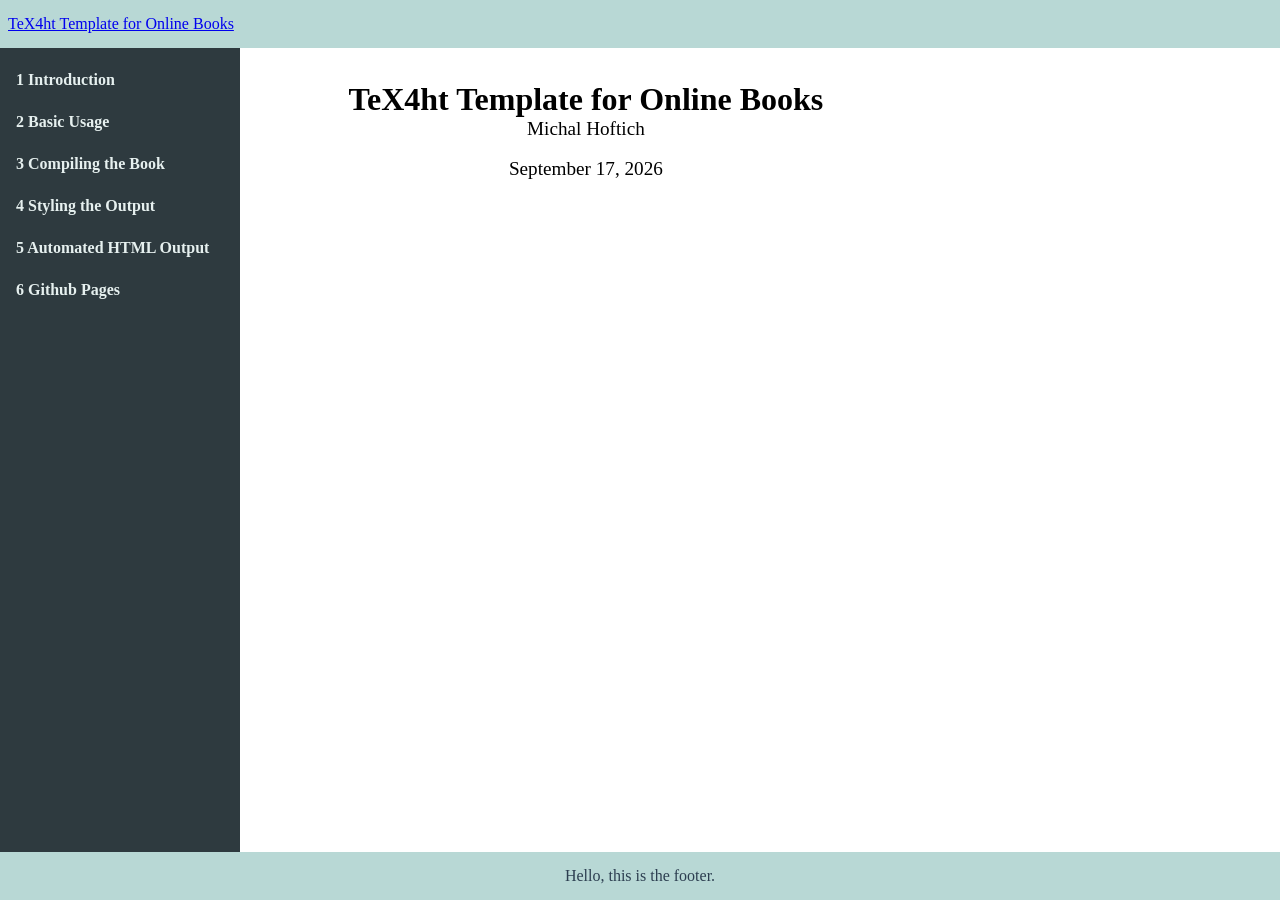
<file: index.html>
<!DOCTYPE html> 
<html lang='en' xml:lang='en'> 
<head> <title>TeX4ht Template for Online Books</title> 
<meta charset='utf-8' /> 
<meta content='TeX4ht (https://tug.org/tex4ht/)' name='generator' /> 
<meta content='width=device-width,initial-scale=1' name='viewport' /> 
<link href='index.css' rel='stylesheet' type='text/css' /> 
<meta content='index.tex' name='src' /> 
<link href='css/style.css' rel='stylesheet' type='text/css' /> 
 
<script src='js/headerfooter.js' type='text/javascript'></script> 
 
<script src='js/resize.js' type='text/javascript'></script> 
</head><body>
<header class='header-bar'> 
<h1><a href='index.html'>TeX4ht Template for Online Books</a></h1><button class='hamburger'>≡</button> 
</header>   
<div class='maketitle'>
                                                                  

                                                                  
                                                                  

                                                                  
                                                                  

                                                                  

<h1 class='titleHead'>TeX4ht Template for Online Books</h1>
 <div class='author'><span class='rm-lmr-12'>Michal Hoftich</span></div><br />
<div class='date'><span class='rm-lmr-12'>September 17, 2026</span></div>
                                                                  

                                                                  
</div>
                                                                  

                                                                  
<nav class='TOC bookTOC'>   
<span class='chapterToc'>1 <a href='introduction.html#introduction' id='QQ2-2-1'>Introduction</a></span>
<span class='chapterToc'>2 <a href='basic_usage.html#basic-usage' id='QQ2-3-6'>Basic Usage</a></span>
<span class='chapterToc'>3 <a href='compiling_the_book.html#compiling-the-book' id='QQ2-4-8'>Compiling the Book</a></span>
<span class='chapterToc'>4 <a href='styling_the_output.html#styling-the-output' id='QQ2-5-9'>Styling the Output</a></span>
<span class='chapterToc'>5 <a href='automated_html_output.html#automated-html-output' id='QQ2-6-11'>Automated HTML Output</a></span>

<span class='chapterToc'>6 <a href='github_pages.html#github-pages' id='QQ2-7-14'>Github Pages</a></span>



</nav> 
<main class='main-content'><article> 

                                                                  

                                                                  

                                                                  

                                                                  
                                                                  

                                                                  

                                                                  

                                                                  

                                                                  

                                                                  

                                                                  

                                                                  
                                                                  

                                                                  
</article></main><footer>
  Hello, this is the footer.
</footer>
 
</body> 
</html>
</file>
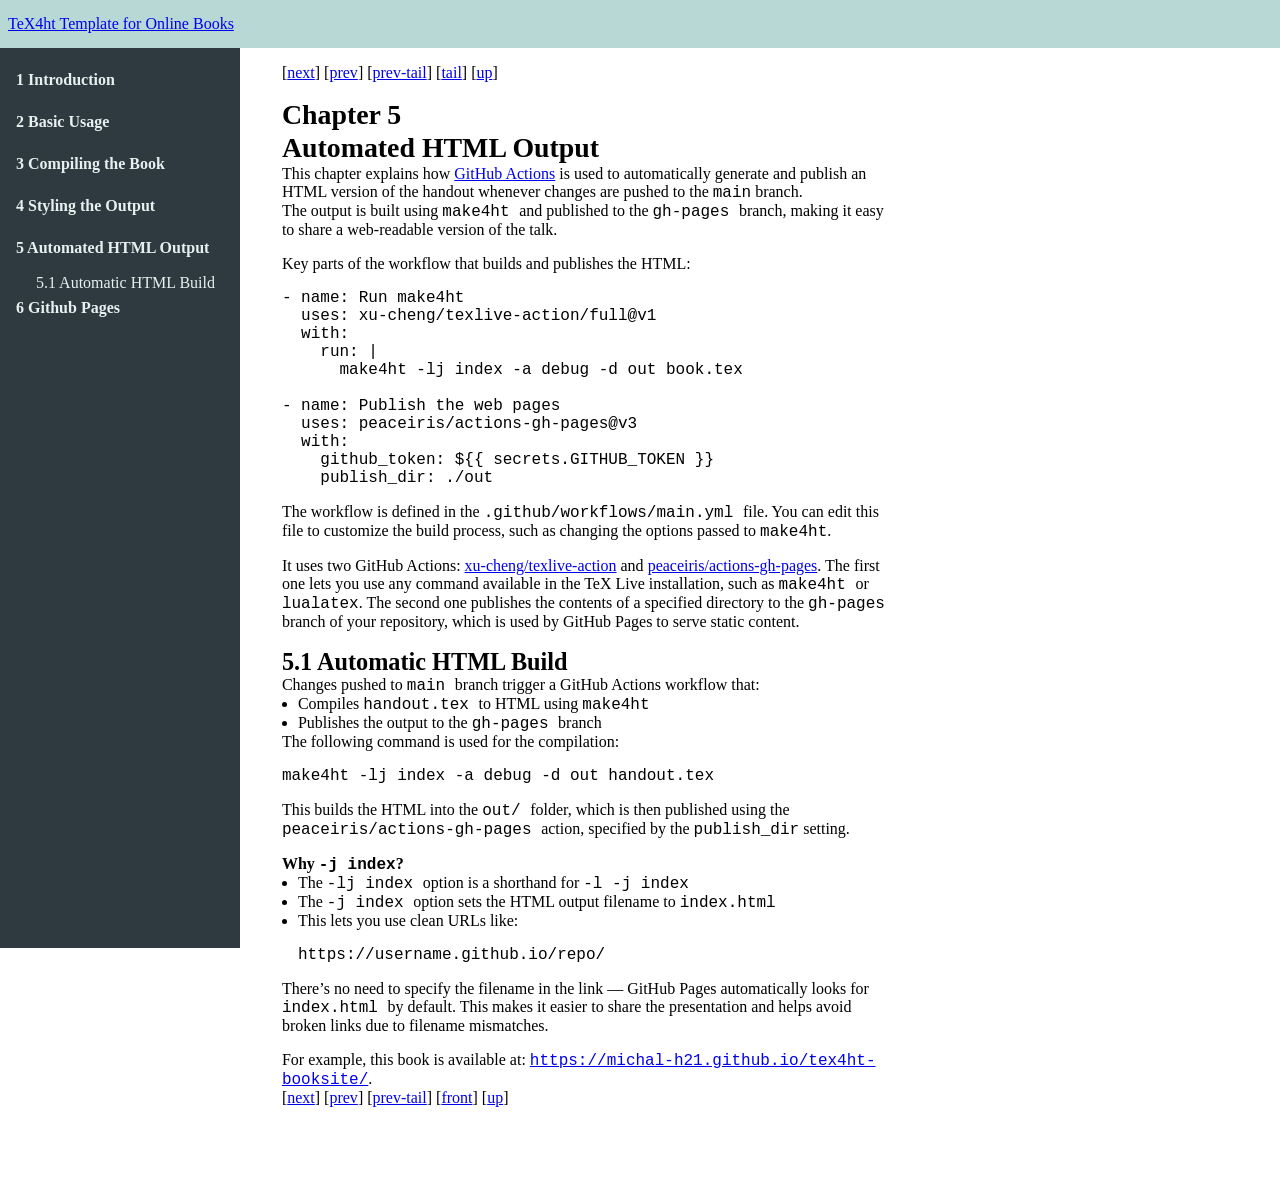
<file: automated_html_output.html>
<!DOCTYPE html> 
<html lang='en' xml:lang='en'> 
<head><title>5 Automated HTML Output</title> 
<meta charset='utf-8' /> 
<meta content='TeX4ht (https://tug.org/tex4ht/)' name='generator' /> 
<meta content='width=device-width,initial-scale=1' name='viewport' /> 
<link href='index.css' rel='stylesheet' type='text/css' /> 
<meta content='index.tex' name='src' /> 
<link href='css/style.css' rel='stylesheet' type='text/css' /> 
 
<script src='js/headerfooter.js' type='text/javascript'></script> 
 
<script src='js/resize.js' type='text/javascript'></script> 
</head><body>
<header class='header-bar'> 
<h1><a href='index.html'>TeX4ht Template for Online Books</a></h1><button class='hamburger'>≡</button> 
</header> <nav class='TOC'><span class='chapterToc'><a href='introduction.html#introduction' id='QQ2-2-1'>1 Introduction</a></span><span class='chapterToc'><a href='basic_usage.html#basic-usage' id='QQ2-3-6'>2 Basic Usage</a></span><span class='chapterToc'><a href='compiling_the_book.html#compiling-the-book' id='QQ2-4-8'>3 Compiling the Book</a></span><span class='chapterToc'><a href='styling_the_output.html#styling-the-output' id='QQ2-5-9'>4 Styling the Output</a></span><span class='chapterToc'><a href='#automated-html-output' id='QQ2-6-11'>5
Automated HTML Output</a></span><span class='sectionToc'><a href='#automatic-html-build' id='QQ2-6-12'>5.1 Automatic HTML Build</a></span><span class='chapterToc'><a href='github_pages.html#github-pages' id='QQ2-7-14'>6 Github Pages</a></span>
 
   
</nav> 
<main class='main-content'><article> 
<nav class='crosslinks-top'> [<a href='github_pages.html'>next</a>] [<a href='styling_the_output.html'>prev</a>] [<a href='styling_the_output.html#tailstyling_the_output.html'>prev-tail</a>] [<a href='#tailautomated_html_output.html'>tail</a>] [<a href='index.html#automated_html_output.html'>up</a>] </nav> 
<h2 class='chapterHead' id='automated-html-output'><span class='titlemark'>Chapter 5</span><br /><a id='x6-90005'></a>Automated HTML Output</h2>
This chapter explains how <a href='https://docs.github.com/en/actions/writing-workflows/quickstart'>GitHub Actions</a> is used to automatically generate and
publish an HTML version of the handout whenever changes are pushed to the <span class='rm-lmtt-10'>main</span>
branch.
<!--  l. 180  --><p class='indent'>   The output is built using <span class='rm-lmtt-10'>make4ht </span>and published to the <span class='rm-lmtt-10'>gh-pages </span>branch, making
it easy to share a web-readable version of the talk.
</p><!--  l. 183  --><p class='indent'>   Key parts of the workflow that builds and publishes the HTML:
                                                                  

                                                                  
</p>   
<pre class='verbatim' id='verbatim-4'>
- name: Run make4ht
  uses: xu-cheng/texlive-action/full@v1
  with:
    run: |
      make4ht -lj index -a debug -d out book.tex

- name: Publish the web pages
  uses: peaceiris/actions-gh-pages@v3
  with:
    github_token: ${{ secrets.GITHUB_TOKEN }}
    publish_dir: ./out
</pre>
<!--  l. 197  --><p class='nopar'>
</p><!--  l. 201  --><p class='indent'>   The workflow is defined in the <span class='rm-lmtt-10'>.github/workflows/main.yml </span>file. You can edit
this file to customize the build process, such as changing the options passed to
<span class='rm-lmtt-10'>make4ht</span>.
</p><!--  l. 204  --><p class='indent'>   It uses two GitHub Actions: <a href='https://github.com/xu-cheng/texlive-action'>xu-cheng/texlive-action</a> and <a href='https://github.com/peaceiris/actions-gh-pages'>peaceiris/actions-gh-pages</a>.
The first one lets you use any command available in the TeX Live installation, such
as <span class='rm-lmtt-10'>make4ht </span>or <span class='rm-lmtt-10'>lualatex</span>. The second one publishes the contents of a specified
directory to the <span class='rm-lmtt-10'>gh-pages </span>branch of your repository, which is used by GitHub Pages
to serve static content.

</p>   
<h3 class='sectionHead' id='automatic-html-build'><span class='titlemark'>5.1   </span> <a id='x6-100005.1'></a>Automatic HTML Build</h3>
<!--  l. 213  --><p class='noindent'>Changes pushed to <span class='rm-lmtt-10'>main </span>branch trigger a GitHub Actions workflow that:
</p>     
<ul class='itemize1'>
<li class='itemize'>Compiles <span class='rm-lmtt-10'>handout.tex </span>to HTML using <span class='rm-lmtt-10'>make4ht</span>
</li>
<li class='itemize'>Publishes the output to the <span class='rm-lmtt-10'>gh-pages </span>branch</li></ul>
<!--  l. 220  --><p class='indent'>   The following command is used for the compilation:
                                                                  

                                                                  
</p>   
<pre class='verbatim' id='verbatim-5'>
make4ht -lj index -a debug -d out handout.tex
</pre>
<!--  l. 224  --><p class='nopar'>
</p><!--  l. 227  --><p class='indent'>   This builds the HTML into the <span class='rm-lmtt-10'>out/ </span>folder, which is then published using
the <span class='rm-lmtt-10'>peaceiris/actions-gh-pages </span>action, specified by the <span class='rm-lmtt-10'>publish_dir</span>
setting.

</p>
<!--  l. 232  --><p class='noindent'><span class='paragraphHead' id='why-j-index'><a id='x6-11000'></a><span class='rm-lmbx-10'>Why </span><span class='rm-lmtk-10'>-j index</span><span class='rm-lmbx-10'>?</span></span>
</p>     
<ul class='itemize1'>
<li class='itemize'>The <span class='rm-lmtt-10'>-lj index </span>option is a shorthand for <span class='rm-lmtt-10'>-l -j index</span>
</li>
<li class='itemize'>The <span class='rm-lmtt-10'>-j index </span>option sets the HTML output filename to <span class='rm-lmtt-10'>index.html</span>
</li>
<li class='itemize'>     
<!--  l. 236  --><p class='noindent'>This lets you use clean URLs like:
                                                                  

                                                                  
</p>     
<pre class='verbatim' id='verbatim-6'>
https://username.github.io/repo/
</pre>     
<!--  l. 240  --><p class='nopar'>
</p>     
</li></ul>
<!--  l. 245  --><p class='indent'>   There’s no need to specify the filename in the link — GitHub Pages automatically
looks for <span class='rm-lmtt-10'>index.html </span>by default. This makes it easier to share the presentation and
helps avoid broken links due to filename mismatches.
</p><!--  l. 249  --><p class='indent'>   For example, this book is available at: <a class='url' href='https://michal-h21.github.io/tex4ht-booksite/'><span class='rm-lmtt-10'>https://michal-h21.github.io/tex4ht-booksite/</span></a>.
                                                                  

                                                                  
</p>   
<nav class='crosslinks-bottom'>[<a href='github_pages.html'>next</a>] [<a href='styling_the_output.html'>prev</a>] [<a href='styling_the_output.html#tailstyling_the_output.html'>prev-tail</a>] [<a href='automated_html_output.html'>front</a>] [<a href='index.html#automated_html_output.html'>up</a>] </nav><a id='tailautomated_html_output.html'></a>   </article></main><footer>
  Hello, this is the footer.
</footer>
 
</body> 
</html>
</file>
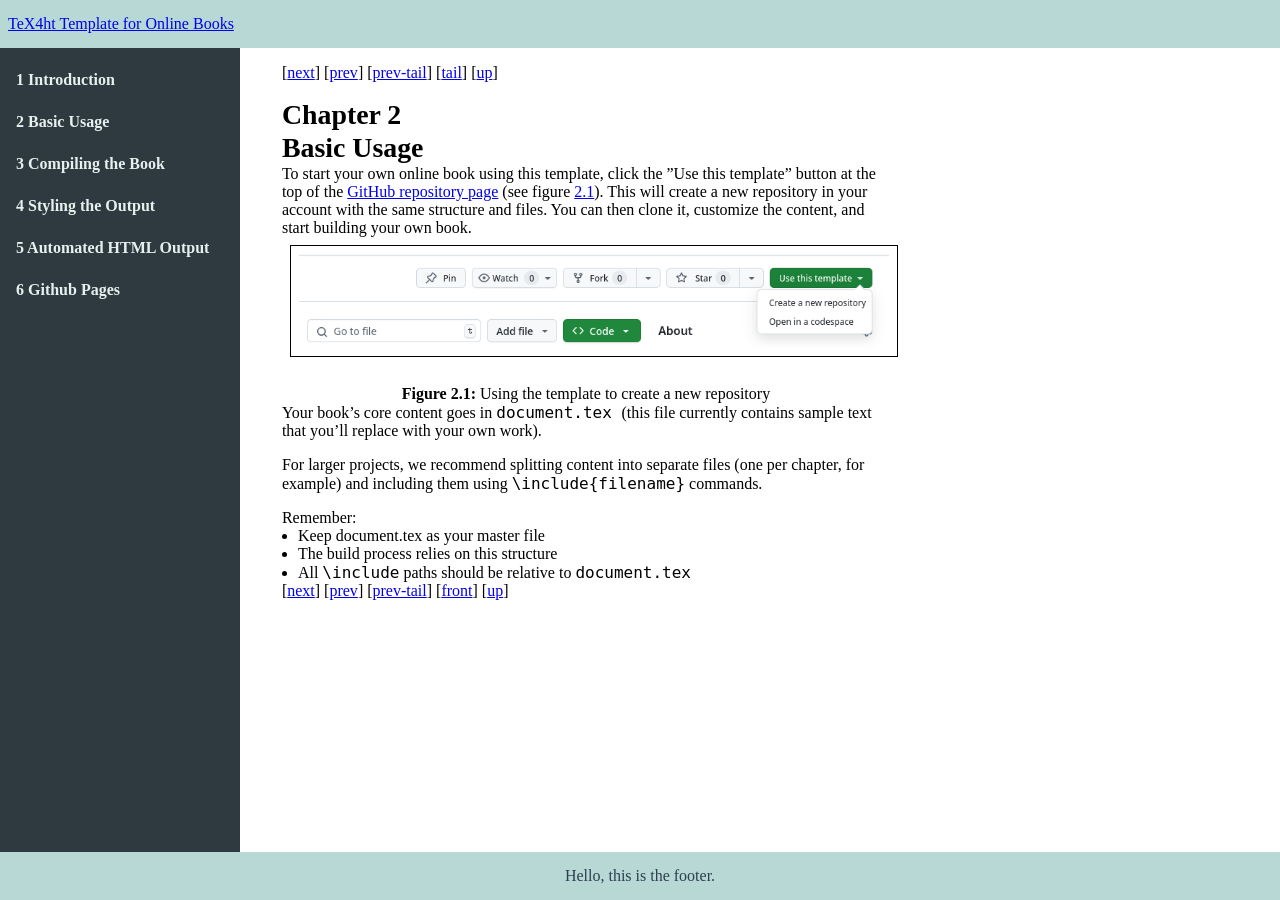
<file: basic_usage.html>
<!DOCTYPE html> 
<html lang='en' xml:lang='en'> 
<head><title>2 Basic Usage</title> 
<meta charset='utf-8' /> 
<meta content='TeX4ht (https://tug.org/tex4ht/)' name='generator' /> 
<meta content='width=device-width,initial-scale=1' name='viewport' /> 
<link href='index.css' rel='stylesheet' type='text/css' /> 
<meta content='index.tex' name='src' /> 
<link href='css/style.css' rel='stylesheet' type='text/css' /> 
 
<script src='js/headerfooter.js' type='text/javascript'></script> 
 
<script src='js/resize.js' type='text/javascript'></script> 
</head><body>
<header class='header-bar'> 
<h1><a href='index.html'>TeX4ht Template for Online Books</a></h1><button class='hamburger'>≡</button> 
</header> <nav class='TOC'><span class='chapterToc'><a href='introduction.html#introduction' id='QQ2-2-1'>1 Introduction</a></span><span class='chapterToc'><a href='#basic-usage' id='QQ2-3-6'>2 Basic Usage</a></span><span class='chapterToc'><a href='compiling_the_book.html#compiling-the-book' id='QQ2-4-8'>3 Compiling the Book</a></span><span class='chapterToc'><a href='styling_the_output.html#styling-the-output' id='QQ2-5-9'>4 Styling the Output</a></span><span class='chapterToc'><a href='automated_html_output.html#automated-html-output' id='QQ2-6-11'>5
Automated HTML Output</a></span><span class='chapterToc'><a href='github_pages.html#github-pages' id='QQ2-7-14'>6 Github Pages</a></span>
 
   
</nav> 
<main class='main-content'><article> 
<nav class='crosslinks-top'> [<a href='compiling_the_book.html'>next</a>] [<a href='introduction.html'>prev</a>] [<a href='introduction.html#tailintroduction.html'>prev-tail</a>] [<a href='#tailbasic_usage.html'>tail</a>] [<a href='index.html#basic_usage.html'>up</a>] </nav> 
<h2 class='chapterHead' id='basic-usage'><span class='titlemark'>Chapter 2</span><br /><a id='x3-60002'></a>Basic Usage</h2>
To start your own online book using this template, click the ”Use this template”
button at the top of the <a href='https://github.com/michal-h21/tex4ht-booksite'>GitHub repository page</a> (see figure <a href='#using-the-template-to-create-a-new-repository'>2.1<!--  tex4ht:ref: fig:template   --></a>). This will
create a new repository in your account with the same structure and files.
You can then clone it, customize the content, and start building your own
book.
<figure class='figure' id='x3-60011'><span id='using-the-template-to-create-a-new-repository'></span> 

                                                                  

                                                                  

                                                                  

                                                                  
<!--  l. 77  --><p class='noindent'><img alt='Image of button for use of this repository as a template' src='img/template-use.png' />
</p>
<figcaption class='caption'><span class='id'>Figure 2.1: </span><span class='content'>Using the template to create a new repository</span></figcaption><!--  tex4ht:label?: x3-60011   -->
                                                                  

                                                                  
</figure>
<!--  l. 82  --><p class='indent'>   Your book’s core content goes in <span class='rm-lmtt-10'>document.tex </span>(this file currently contains
sample text that you’ll replace with your own work).
</p><!--  l. 85  --><p class='indent'>   For larger projects, we recommend splitting content into separate files (one
per chapter, for example) and including them using <span class='obeylines-h'><code class='verb'>\include{filename}</code></span>
commands.
</p><!--  l. 88  --><p class='indent'>   Remember:
</p>     
<ul class='itemize1'>
<li class='itemize'>Keep document.tex as your master file
</li>
<li class='itemize'>The build process relies on this structure
</li>
<li class='itemize'>All <span class='obeylines-h'><code class='verb'>\include</code></span> paths should be relative to <span class='rm-lmtt-10'>document.tex</span></li></ul>
                                                                  

                                                                  
<nav class='crosslinks-bottom'>[<a href='compiling_the_book.html'>next</a>] [<a href='introduction.html'>prev</a>] [<a href='introduction.html#tailintroduction.html'>prev-tail</a>] [<a href='basic_usage.html'>front</a>] [<a href='index.html#basic_usage.html'>up</a>] </nav><a id='tailbasic_usage.html'></a> </article></main><footer>
  Hello, this is the footer.
</footer>
 
</body> 
</html>
</file>
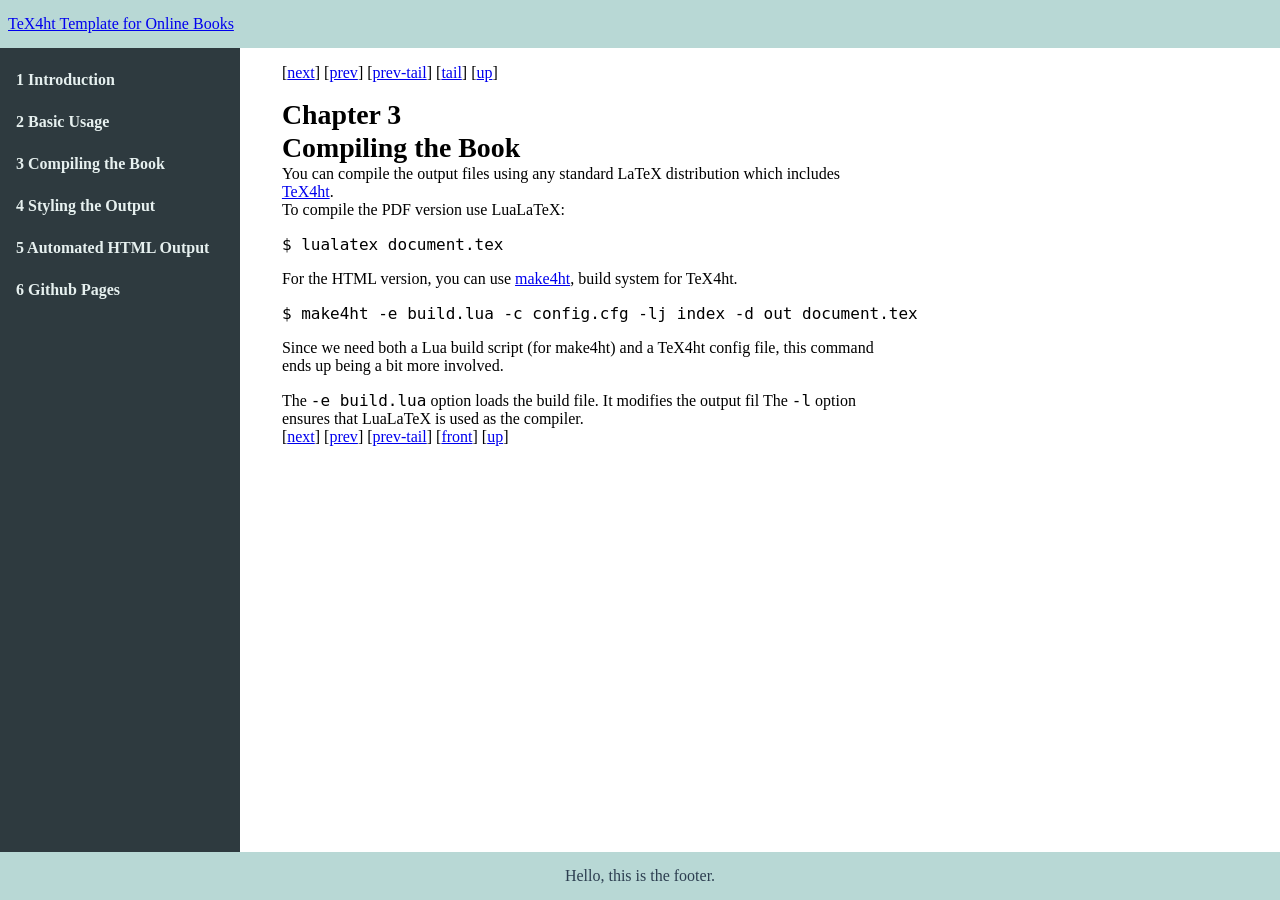
<file: compiling_the_book.html>
<!DOCTYPE html> 
<html lang='en' xml:lang='en'> 
<head><title>3 Compiling the Book</title> 
<meta charset='utf-8' /> 
<meta content='TeX4ht (https://tug.org/tex4ht/)' name='generator' /> 
<meta content='width=device-width,initial-scale=1' name='viewport' /> 
<link href='index.css' rel='stylesheet' type='text/css' /> 
<meta content='index.tex' name='src' /> 
<link href='css/style.css' rel='stylesheet' type='text/css' /> 
 
<script src='js/headerfooter.js' type='text/javascript'></script> 
 
<script src='js/resize.js' type='text/javascript'></script> 
</head><body>
<header class='header-bar'> 
<h1><a href='index.html'>TeX4ht Template for Online Books</a></h1><button class='hamburger'>≡</button> 
</header> <nav class='TOC'><span class='chapterToc'><a href='introduction.html#introduction' id='QQ2-2-1'>1 Introduction</a></span><span class='chapterToc'><a href='basic_usage.html#basic-usage' id='QQ2-3-6'>2 Basic Usage</a></span><span class='chapterToc'><a href='#compiling-the-book' id='QQ2-4-8'>3 Compiling the Book</a></span><span class='chapterToc'><a href='styling_the_output.html#styling-the-output' id='QQ2-5-9'>4 Styling the Output</a></span><span class='chapterToc'><a href='automated_html_output.html#automated-html-output' id='QQ2-6-11'>5
Automated HTML Output</a></span><span class='chapterToc'><a href='github_pages.html#github-pages' id='QQ2-7-14'>6 Github Pages</a></span>
 
   
</nav> 
<main class='main-content'><article> 
<nav class='crosslinks-top'> [<a href='styling_the_output.html'>next</a>] [<a href='basic_usage.html'>prev</a>] [<a href='basic_usage.html#tailbasic_usage.html'>prev-tail</a>] [<a href='#tailcompiling_the_book.html'>tail</a>] [<a href='index.html#compiling_the_book.html'>up</a>] </nav> 
<h2 class='chapterHead' id='compiling-the-book'><span class='titlemark'>Chapter 3</span><br /><a id='x4-70003'></a>Compiling the Book</h2>
You can compile the output files using any standard LaTeX distribution which
includes <a href='https://www.tug.org/tex4ht/'>TeX4ht</a>.
<!--  l. 104  --><p class='indent'>   To compile the PDF version use LuaLaTeX:
                                                                  

                                                                  
</p>   
<pre class='verbatim' id='verbatim-1'>
$ lualatex document.tex
</pre>
<!--  l. 108  --><p class='nopar'>
</p><!--  l. 110  --><p class='indent'>   For the HTML version, you can use <a href='https://github.com/michal-h21/make4ht'>make4ht</a>, build system for TeX4ht.
                                                                  

                                                                  
</p>   
<pre class='verbatim' id='verbatim-2'>
$ make4ht -e build.lua -c config.cfg -lj index -d out document.tex
</pre>
<!--  l. 114  --><p class='nopar'>
</p><!--  l. 116  --><p class='indent'>   Since we need both a Lua build script (for make4ht) and a TeX4ht config file, this
command ends up being a bit more involved.
</p><!--  l. 118  --><p class='indent'>   The <span class='obeylines-h'><code class='verb'>-e build.lua</code></span> option loads the build file. It modifies the output fil The <span class='obeylines-h'><code class='verb'>-l</code></span>
option ensures that LuaLaTeX is used as the compiler.
                                                                  

                                                                  
</p>   
<nav class='crosslinks-bottom'>[<a href='styling_the_output.html'>next</a>] [<a href='basic_usage.html'>prev</a>] [<a href='basic_usage.html#tailbasic_usage.html'>prev-tail</a>] [<a href='compiling_the_book.html'>front</a>] [<a href='index.html#compiling_the_book.html'>up</a>] </nav><a id='tailcompiling_the_book.html'></a> </article></main><footer>
  Hello, this is the footer.
</footer>
 
</body> 
</html>
</file>
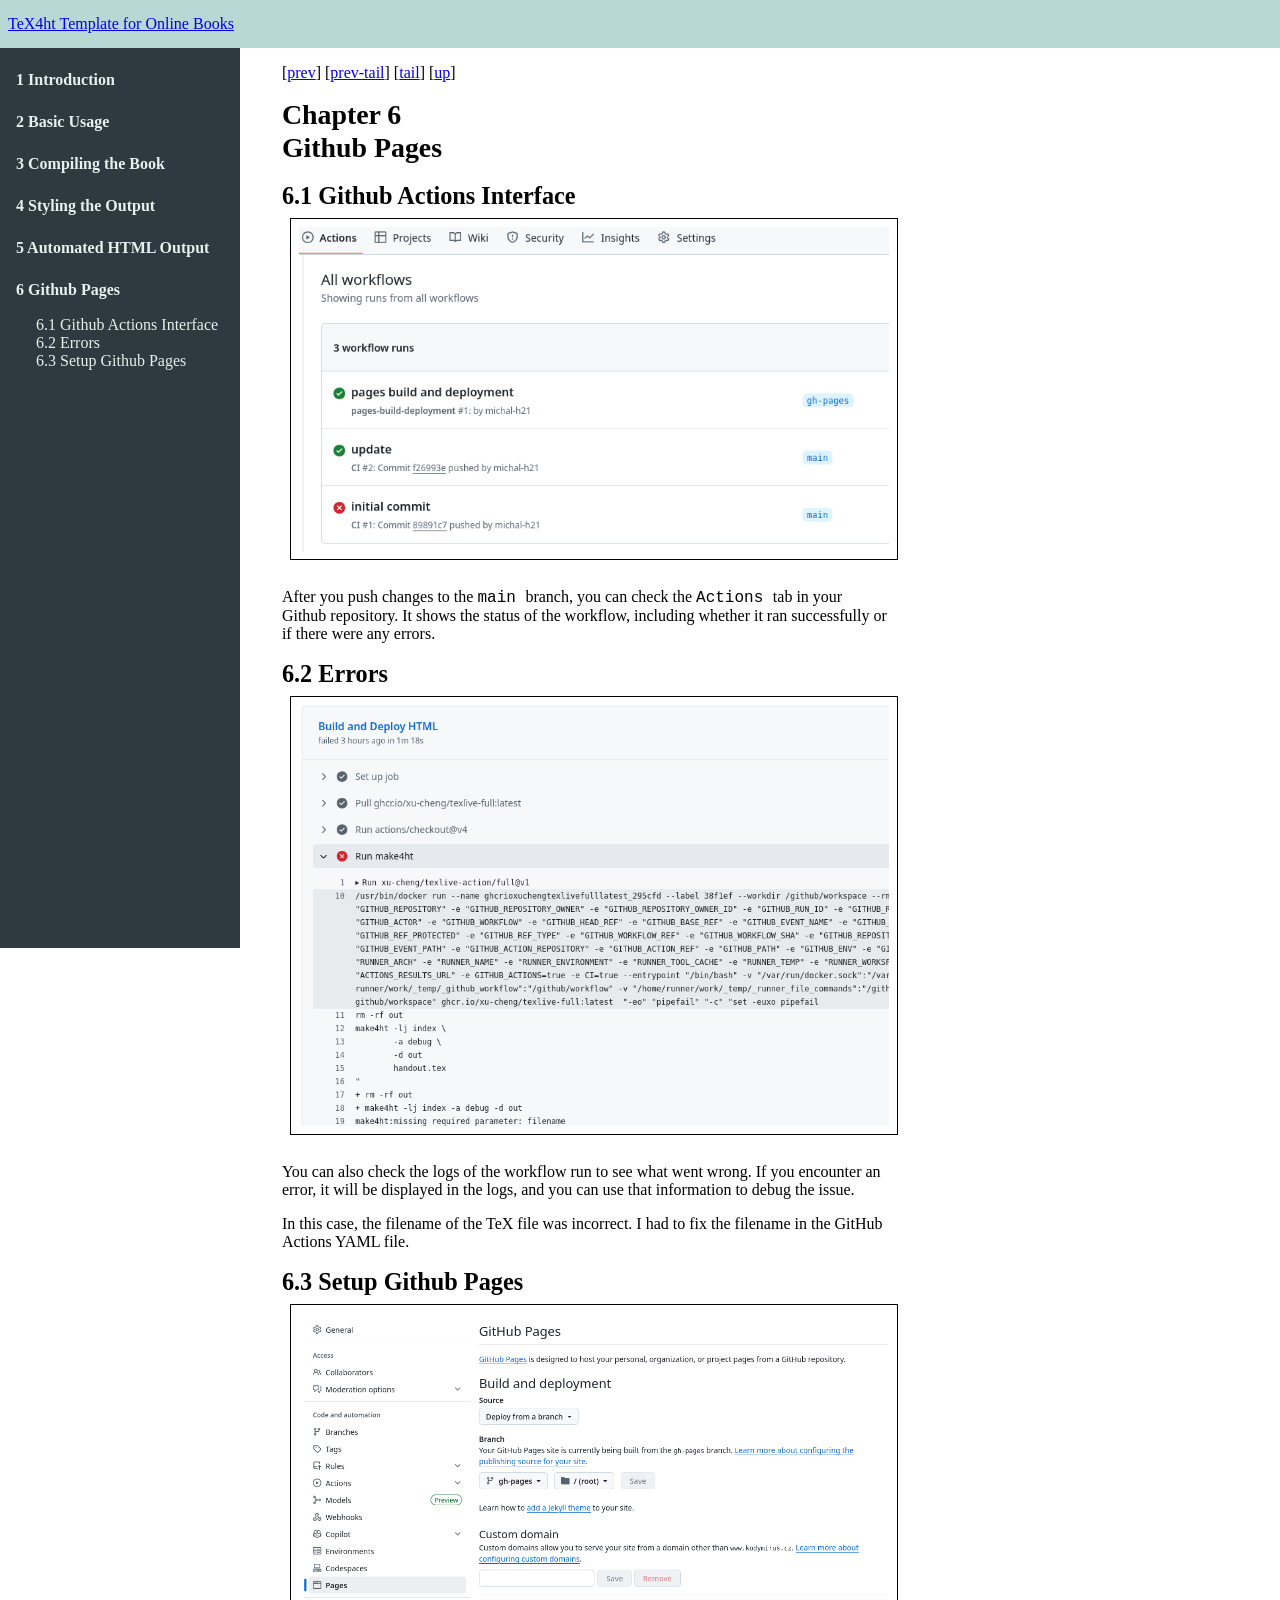
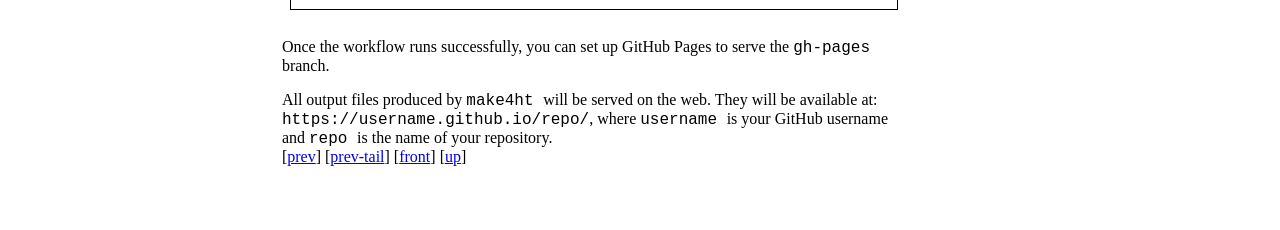
<file: github_pages.html>
<!DOCTYPE html> 
<html lang='en' xml:lang='en'> 
<head><title>6 Github Pages</title> 
<meta charset='utf-8' /> 
<meta content='TeX4ht (https://tug.org/tex4ht/)' name='generator' /> 
<meta content='width=device-width,initial-scale=1' name='viewport' /> 
<link href='index.css' rel='stylesheet' type='text/css' /> 
<meta content='index.tex' name='src' /> 
<link href='css/style.css' rel='stylesheet' type='text/css' /> 
 
<script src='js/headerfooter.js' type='text/javascript'></script> 
 
<script src='js/resize.js' type='text/javascript'></script> 
</head><body>
<header class='header-bar'> 
<h1><a href='index.html'>TeX4ht Template for Online Books</a></h1><button class='hamburger'>≡</button> 
</header> <nav class='TOC'><span class='chapterToc'><a href='introduction.html#introduction' id='QQ2-2-1'>1 Introduction</a></span><span class='chapterToc'><a href='basic_usage.html#basic-usage' id='QQ2-3-6'>2 Basic Usage</a></span><span class='chapterToc'><a href='compiling_the_book.html#compiling-the-book' id='QQ2-4-8'>3 Compiling the Book</a></span><span class='chapterToc'><a href='styling_the_output.html#styling-the-output' id='QQ2-5-9'>4 Styling the Output</a></span><span class='chapterToc'><a href='automated_html_output.html#automated-html-output' id='QQ2-6-11'>5
Automated HTML Output</a></span><span class='chapterToc'><a href='#github-pages' id='QQ2-7-14'>6 Github Pages</a></span><span class='sectionToc'><a href='#github-actions-interface' id='QQ2-7-15'>6.1 Github
Actions Interface</a></span><span class='sectionToc'><a href='#errors' id='QQ2-7-16'>6.2 Errors</a></span><span class='sectionToc'><a href='#setup-github-pages' id='QQ2-7-17'>6.3 Setup Github Pages</a></span>
 
   
</nav> 
<main class='main-content'><article> 
<nav class='crosslinks-top'> [<a href='automated_html_output.html'>prev</a>] [<a href='automated_html_output.html#tailautomated_html_output.html'>prev-tail</a>] [<a href='#tailgithub_pages.html'>tail</a>] [<a href='index.html#github_pages.html'>up</a>] </nav> 
<h2 class='chapterHead' id='github-pages'><span class='titlemark'>Chapter 6</span><br /><a id='x7-120006'></a>Github Pages</h2>
   
<h3 class='sectionHead' id='github-actions-interface'><span class='titlemark'>6.1   </span> <a id='x7-130006.1'></a>Github Actions Interface</h3>
<!--  l. 254  --><p class='noindent'><img alt='PIC' src='img/github-actions.png' />
</p><!--  l. 256  --><p class='indent'>   After you push changes to the <span class='rm-lmtt-10'>main </span>branch, you can check the <span class='rm-lmtt-10'>Actions </span>tab in
your Github repository. It shows the status of the workflow, including whether it ran
successfully or if there were any errors.

</p>   
<h3 class='sectionHead' id='errors'><span class='titlemark'>6.2   </span> <a id='x7-140006.2'></a>Errors</h3>
<!--  l. 261  --><p class='noindent'><img alt='PIC' src='img/github-error.png' />
</p><!--  l. 264  --><p class='indent'>   You can also check the logs of the workflow run to see what went wrong. If you
encounter an error, it will be displayed in the logs, and you can use that information
to debug the issue.
</p><!--  l. 268  --><p class='indent'>   In this case, the filename of the TeX file was incorrect. I had to fix the filename in
the GitHub Actions YAML file.

</p>   
<h3 class='sectionHead' id='setup-github-pages'><span class='titlemark'>6.3   </span> <a id='x7-150006.3'></a>Setup Github Pages</h3>
<!--  l. 272  --><p class='noindent'><img alt='PIC' src='img/github-pages.png' />
</p><!--  l. 274  --><p class='indent'>   Once the workflow runs successfully, you can set up GitHub Pages to serve the
<span class='rm-lmtt-10'>gh-pages </span>branch.
</p><!--  l. 276  --><p class='indent'>   All output files produced by <span class='rm-lmtt-10'>make4ht </span>will be served on the web. They will be
available at: <span class='obeylines-h'><code class='verb'>https://username.github.io/repo/</code></span>, where <span class='rm-lmtt-10'>username </span>is your GitHub
username and <span class='rm-lmtt-10'>repo </span>is the name of your repository.
                                                                  

                                                                  
</p>   
<nav class='crosslinks-bottom'>[<a href='automated_html_output.html'>prev</a>] [<a href='automated_html_output.html#tailautomated_html_output.html'>prev-tail</a>] [<a href='github_pages.html'>front</a>] [<a href='index.html#github_pages.html'>up</a>] </nav><a id='tailgithub_pages.html'></a>  </article></main><footer>
  Hello, this is the footer.
</footer>
 
</body> 
</html>
</file>
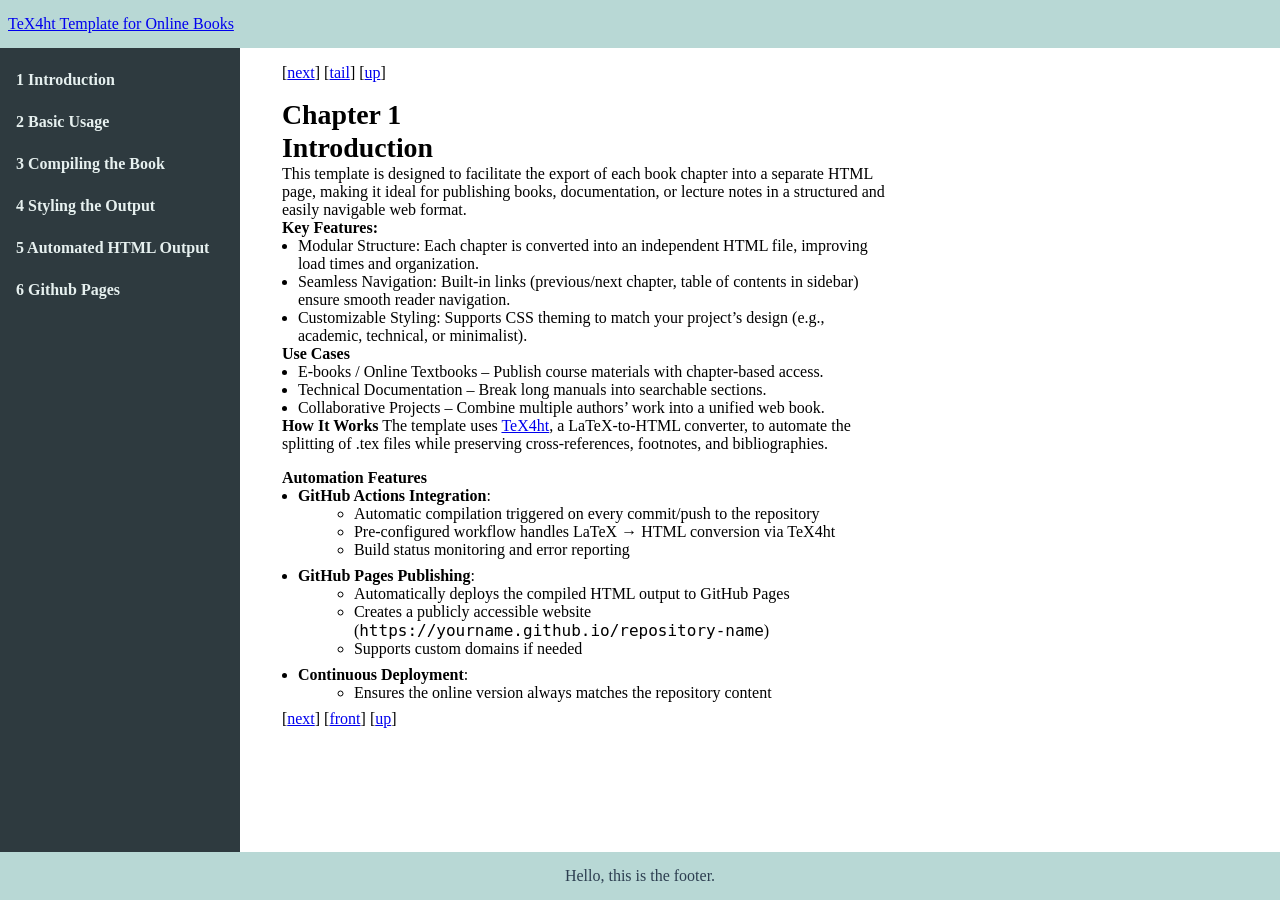
<file: introduction.html>
<!DOCTYPE html> 
<html lang='en' xml:lang='en'> 
<head><title>1 Introduction</title> 
<meta charset='utf-8' /> 
<meta content='TeX4ht (https://tug.org/tex4ht/)' name='generator' /> 
<meta content='width=device-width,initial-scale=1' name='viewport' /> 
<link href='index.css' rel='stylesheet' type='text/css' /> 
<meta content='index.tex' name='src' /> 
<link href='css/style.css' rel='stylesheet' type='text/css' /> 
 
<script src='js/headerfooter.js' type='text/javascript'></script> 
 
<script src='js/resize.js' type='text/javascript'></script> 
</head><body>
<header class='header-bar'> 
<h1><a href='index.html'>TeX4ht Template for Online Books</a></h1><button class='hamburger'>≡</button> 
</header> <nav class='TOC'><span class='chapterToc'><a href='#introduction' id='QQ2-2-1'>1 Introduction</a></span><span class='chapterToc'><a href='basic_usage.html#basic-usage' id='QQ2-3-6'>2 Basic Usage</a></span><span class='chapterToc'><a href='compiling_the_book.html#compiling-the-book' id='QQ2-4-8'>3 Compiling the Book</a></span><span class='chapterToc'><a href='styling_the_output.html#styling-the-output' id='QQ2-5-9'>4 Styling the Output</a></span><span class='chapterToc'><a href='automated_html_output.html#automated-html-output' id='QQ2-6-11'>5
Automated HTML Output</a></span><span class='chapterToc'><a href='github_pages.html#github-pages' id='QQ2-7-14'>6 Github Pages</a></span>
 
   
</nav> 
<main class='main-content'><article> 
<nav class='crosslinks-top'> [<a href='basic_usage.html'>next</a>] [<a href='#tailintroduction.html'>tail</a>] [<a href='index.html#introduction.html'>up</a>] </nav> 
<h2 class='chapterHead' id='introduction'><span class='titlemark'>Chapter 1</span><br /><a id='x2-10001'></a>Introduction</h2>
This template is designed to facilitate the export of each book chapter into a
separate HTML page, making it ideal for publishing books, documentation, or lecture
notes in a structured and easily navigable web format.

<!--  l. 18  --><p class='noindent'><span class='paragraphHead' id='key-features'><a id='x2-2000'></a><span class='rm-lmbx-10'>Key Features:</span></span>
</p>     
<ul class='itemize1'>
<li class='itemize'>Modular Structure: Each chapter is converted into an independent HTML
file, improving load times and organization.
</li>
<li class='itemize'>Seamless  Navigation:  Built-in  links  (previous/next  chapter,  table  of
contents in sidebar) ensure smooth reader navigation.
</li>
<li class='itemize'>Customizable Styling: Supports CSS theming to match your project’s
design (e.g., academic, technical, or minimalist).</li></ul>

                                                                  

                                                                  
<!--  l. 29  --><p class='noindent'><span class='paragraphHead' id='use-cases'><a id='x2-3000'></a><span class='rm-lmbx-10'>Use Cases</span></span>
</p>     
<ul class='itemize1'>
<li class='itemize'>E-books   /   Online   Textbooks   –   Publish   course   materials   with
chapter-based access.
</li>
<li class='itemize'>Technical Documentation – Break long manuals into searchable sections.
</li>
<li class='itemize'>Collaborative Projects – Combine multiple authors’ work into a unified
web book.</li></ul>

<!--  l. 39  --><p class='noindent'><span class='paragraphHead' id='how-it-works'><a id='x2-4000'></a><span class='rm-lmbx-10'>How It Works</span></span>
The template uses <a href='https://tug.org/tex4ht/'>TeX4ht</a>, a LaTeX-to-HTML converter, to automate
the splitting of .tex files while preserving cross-references, footnotes, and
bibliographies.

</p>
<!--  l. 45  --><p class='noindent'><span class='paragraphHead' id='automation-features'><a id='x2-5000'></a><span class='rm-lmbx-10'>Automation Features</span></span>
</p>     
<ul class='itemize1'>
<li class='itemize'>     
<!--  l. 47  --><p class='noindent'><span class='rm-lmbx-10'>GitHub Actions Integration</span>: </p>
<ul class='itemize2'>         
<li class='itemize'>Automatic  compilation  triggered  on  every  commit/push  to  the
repository
</li>
<li class='itemize'>Pre-configured  workflow  handles  LaTeX  →  HTML  conversion  via
TeX4ht
</li>
<li class='itemize'>Build status monitoring and error reporting</li></ul>
                                                                  

                                                                  
</li>     
<li class='itemize'>
<!--  l. 54  --><p class='noindent'><span class='rm-lmbx-10'>GitHub Pages Publishing</span>: </p>
<ul class='itemize2'>         
<li class='itemize'>Automatically deploys the compiled HTML output to GitHub Pages
</li>
<li class='itemize'>Creates           a           publicly           accessible           website
(<span class='rm-lmtt-10'>https://yourname.github.io/repository-name</span>)
</li>
<li class='itemize'>Supports custom domains if needed</li></ul>
</li>     
<li class='itemize'>
<!--  l. 61  --><p class='noindent'><span class='rm-lmbx-10'>Continuous Deployment</span>: </p>
<ul class='itemize2'>         
<li class='itemize'>Ensures the online version always matches the repository content</li></ul>
</li></ul>
                                                                  

                                                                  
<nav class='crosslinks-bottom'>[<a href='basic_usage.html'>next</a>] [<a href='introduction.html'>front</a>] [<a href='index.html#introduction.html'>up</a>] </nav><a id='tailintroduction.html'></a>  </article></main><footer>
  Hello, this is the footer.
</footer>
 
</body> 
</html>
</file>
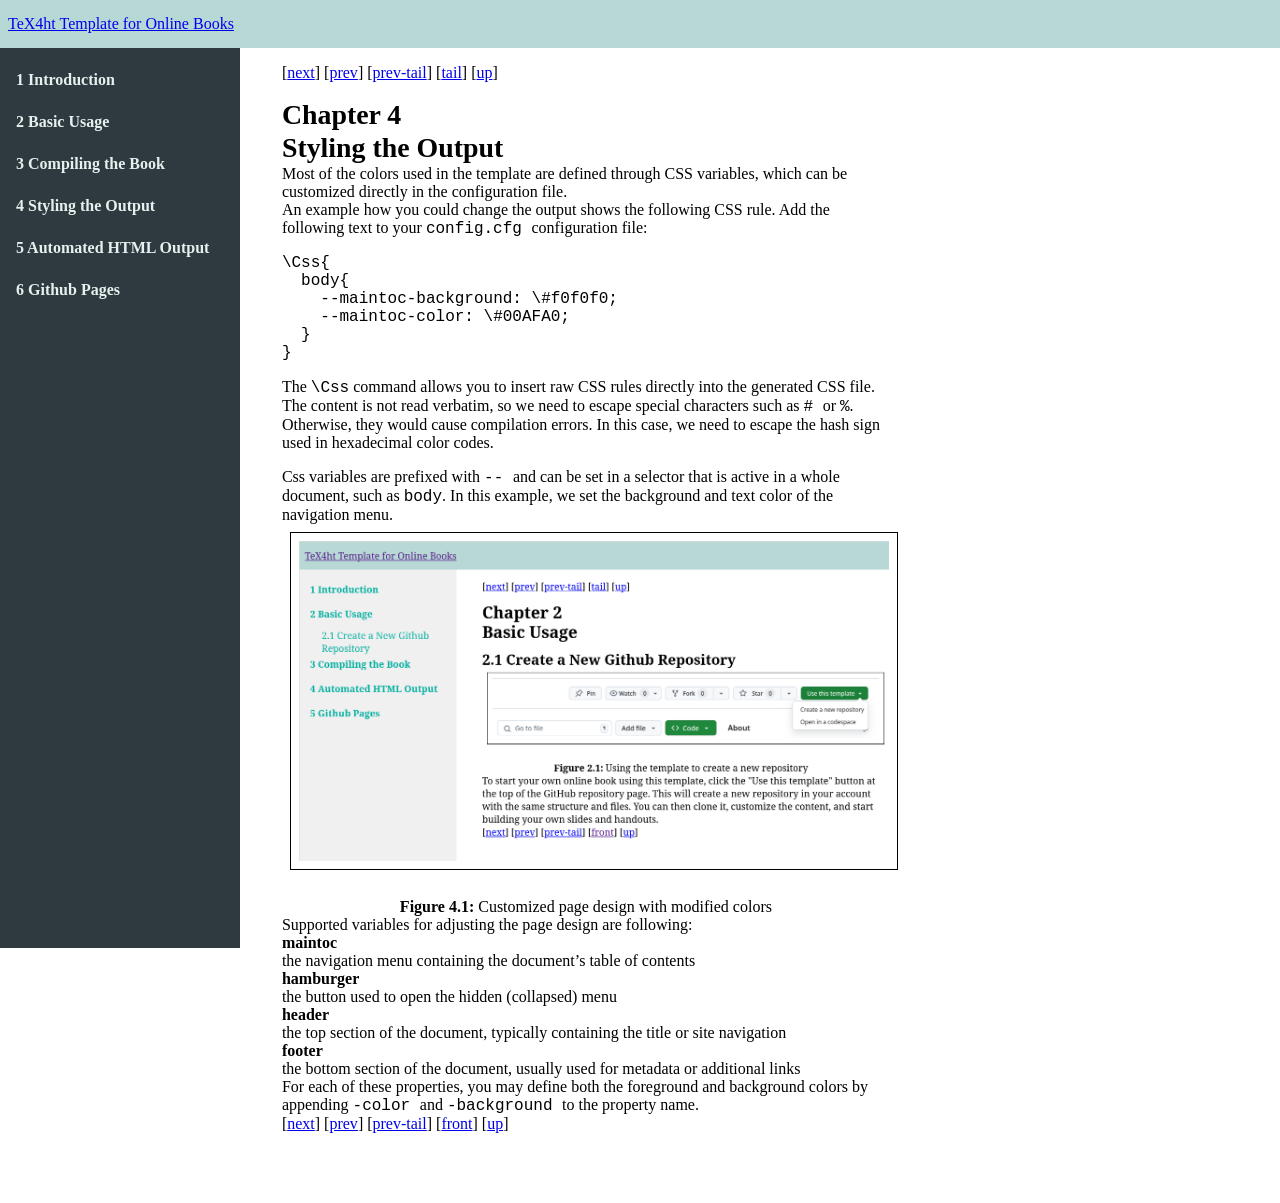
<file: styling_the_output.html>
<!DOCTYPE html> 
<html lang='en' xml:lang='en'> 
<head><title>4 Styling the Output</title> 
<meta charset='utf-8' /> 
<meta content='TeX4ht (https://tug.org/tex4ht/)' name='generator' /> 
<meta content='width=device-width,initial-scale=1' name='viewport' /> 
<link href='index.css' rel='stylesheet' type='text/css' /> 
<meta content='index.tex' name='src' /> 
<link href='css/style.css' rel='stylesheet' type='text/css' /> 
 
<script src='js/headerfooter.js' type='text/javascript'></script> 
 
<script src='js/resize.js' type='text/javascript'></script> 
</head><body>
<header class='header-bar'> 
<h1><a href='index.html'>TeX4ht Template for Online Books</a></h1><button class='hamburger'>≡</button> 
</header> <nav class='TOC'><span class='chapterToc'><a href='introduction.html#introduction' id='QQ2-2-1'>1 Introduction</a></span><span class='chapterToc'><a href='basic_usage.html#basic-usage' id='QQ2-3-6'>2 Basic Usage</a></span><span class='chapterToc'><a href='compiling_the_book.html#compiling-the-book' id='QQ2-4-8'>3 Compiling the Book</a></span><span class='chapterToc'><a href='#styling-the-output' id='QQ2-5-9'>4 Styling the Output</a></span><span class='chapterToc'><a href='automated_html_output.html#automated-html-output' id='QQ2-6-11'>5
Automated HTML Output</a></span><span class='chapterToc'><a href='github_pages.html#github-pages' id='QQ2-7-14'>6 Github Pages</a></span>
 
   
</nav> 
<main class='main-content'><article> 
<nav class='crosslinks-top'> [<a href='automated_html_output.html'>next</a>] [<a href='compiling_the_book.html'>prev</a>] [<a href='compiling_the_book.html#tailcompiling_the_book.html'>prev-tail</a>] [<a href='#tailstyling_the_output.html'>tail</a>] [<a href='index.html#styling_the_output.html'>up</a>] </nav> 
<h2 class='chapterHead' id='styling-the-output'><span class='titlemark'>Chapter 4</span><br /><a id='x5-80004'></a>Styling the Output</h2>
Most of the colors used in the template are defined through CSS variables, which
can be customized directly in the configuration file.
<!--  l. 127  --><p class='indent'>   An example how you could change the output shows the following CSS rule. Add
the following text to your <span class='rm-lmtt-10'>config.cfg </span>configuration file:
                                                                  

                                                                  
</p>   
<pre class='verbatim' id='verbatim-3'>
\Css{
  body{
    --maintoc-background: \#f0f0f0;
    --maintoc-color: \#00AFA0;
  }
}
</pre>
<!--  l. 137  --><p class='nopar'>
</p><!--  l. 139  --><p class='indent'>   The <span class='obeylines-h'><code class='verb'>\Css</code></span> command allows you to insert raw CSS rules directly into the
generated CSS file. The content is not read verbatim, so we need to escape
special characters such as <span class='rm-lmtt-10'># </span>or <span class='rm-lmtt-10'>%</span>. Otherwise, they would cause compilation
errors. In this case, we need to escape the hash sign used in hexadecimal color
codes.
</p><!--  l. 144  --><p class='indent'>   Css variables are prefixed with <span class='rm-lmtt-10'>-- </span>and can be set in a selector that is active in a
whole document, such as <span class='rm-lmtt-10'>body</span>. In this example, we set the background and text color
of the navigation menu.
</p>   
<figure class='figure' id='x5-80011'><span id='customized-page-design-with-modified-colors'></span> 

                                                                  

                                                                  

                                                                  

                                                                  
<!--  l. 149  --><p class='noindent'><img alt='Image of customized page design' src='img/book-changecolor.png' />
</p>
<figcaption class='caption'><span class='id'>Figure 4.1: </span><span class='content'>Customized page design with modified colors</span></figcaption><!--  tex4ht:label?: x5-80011   -->
                                                                  

                                                                  
</figure>
<!--  l. 154  --><p class='indent'>   Supported variables for adjusting the page design are following:
</p>     
<dl class='description'><dt class='description'><a id='x5-8002x4'></a>
<span class='rm-lmbx-10'>maintoc</span> 
</dt><dd class='description'>
<!--  l. 157  --><p class='noindent'>the navigation menu containing the document’s table of contents
</p>     
</dd>
<dt class='description'><a id='x5-8003x4'></a>
<span class='rm-lmbx-10'>hamburger</span> 
</dt><dd class='description'>
<!--  l. 160  --><p class='noindent'>the button used to open the hidden (collapsed) menu
</p>     
</dd>
<dt class='description'><a id='x5-8004x4'></a>
<span class='rm-lmbx-10'>header</span> 
</dt><dd class='description'>
<!--  l. 163  --><p class='noindent'>the  top  section  of  the  document,  typically  containing  the  title  or  site
navigation
</p>     
</dd>
<dt class='description'><a id='x5-8005x4'></a>
<span class='rm-lmbx-10'>footer</span> 
</dt><dd class='description'>
<!--  l. 166  --><p class='noindent'>the  bottom  section  of  the  document,  usually  used  for  metadata  or
additional links</p></dd></dl>
<!--  l. 170  --><p class='indent'>   For each of these properties, you may define both the foreground and
background colors by appending <span class='rm-lmtt-10'>-color </span>and <span class='rm-lmtt-10'>-background </span>to the property
name.
                                                                  

                                                                  
</p>   
<nav class='crosslinks-bottom'>[<a href='automated_html_output.html'>next</a>] [<a href='compiling_the_book.html'>prev</a>] [<a href='compiling_the_book.html#tailcompiling_the_book.html'>prev-tail</a>] [<a href='styling_the_output.html'>front</a>] [<a href='index.html#styling_the_output.html'>up</a>] </nav><a id='tailstyling_the_output.html'></a> </article></main><footer>
  Hello, this is the footer.
</footer>
 
</body> 
</html>
</file>
<file: index.css>
/* start css.sty */
.rm-lmr-17{font-size:170%;}
.rm-lmr-12{font-size:120%;}
.rm-lmtt-10{ font-family: monospace,monospace;}
.rm-lmtt-10{ font-family: monospace,monospace;}
.rm-lmbx-10{ font-weight: bold;}
.rm-lmtk-10{ font-family: monospace,monospace;}
.rm-lmtk-10{ font-family: monospace,monospace;}
.rm-lmtk-10{ font-family: monospace,monospace;}
.rm-lmtk-10{ font-family: monospace,monospace;}
p{margin-top:0;margin-bottom:0}
p.indent{text-indent:0;}
p + p{margin-top:1em;}
p + div, p + pre {margin-top:1em;}
div + p, pre + p {margin-top:1em;}
a { overflow-wrap: break-word; word-wrap: break-word; word-break: break-word; hyphens: auto; }
@media print {div.crosslinks {visibility:hidden;}}
table.tabular{border-collapse: collapse; border-spacing: 0;}
a img { border-top: 0; border-left: 0; border-right: 0; }
center { margin-top:1em; margin-bottom:1em; }
td center { margin-top:0em; margin-bottom:0em; }
.Canvas { position:relative; }
img.math{vertical-align:middle;}
div.par-math-display, div.math-display{text-align:center;}
body{ margin:1em auto; max-width:80ch; padding:0 .62em; }
h1,h2,h3,h4,h5 { line-height:1.2; }
@media print{ body{ max-width:none } }
.partHead, .likepartHead { font-size: 2em; }
.chapterHead, .likechapterHead { font-size: 1.7411em; }
.sectionHead, .likesectionHead { font-size: 1.5157em; }
.subsectionHead, .likesubsectionHead { font-size: 1.3195em; }
.subsubsectionHead, .likesubsubsectionHead { font-size: 1.1487em; }
 @media (prefers-color-scheme: dark) { img[src^="index"]{filter: invert(1); } } 
 body { background-color: Canvas; color: CanvasText; color-scheme: light dark; } 
nav.TOC > span{display:block;}
*, *::before, *::after { box-sizing: border-box; }
* { margin: 0; }
nav.TOC,main.main-content,header.header-bar, .maketitle { box-sizing: border-box; }
nav.TOC { position: fixed; top: var(--header-height); left: 0; width: var(--maintoc-width); height: 100vh; overflow-y: auto; background-color: var(--maintoc-background); color: var(--maintoc-color); overflow-y: scroll; scrollbar-color: #888 var(--maintoc-background); scrollbar-width: thin; padding: var(--maintoc-padding); }
nav.TOC a { color: var(--maintoc-color); text-decoration: none; }
nav.TOC a:hover, nav.TOC a:focus { color: var(--maintoc-hover); text-decoration: underline; }
body{margin:0;width: auto; max-width: 100%;}
main.main-content, .maketitle { margin: 1ch; margin-top: var(--header-height); padding: var(--body-padding); margin-left: var(--maintoc-width); max-width: var(--body-width); }
[id]{ scroll-margin-top: var(--header-height); }
.hamburger { display: none; margin-left: auto; background-color: var(--maintoc-background); }
header.header-bar { position: fixed; width: 100vw; top: 0; left: 0; align-items: center; justify-content: space-between; background-color: var(--header-background); color: var(--header-color); height: var(--header-height); padding: var(--header-padding) ; margin: 0; }
header.header-bar h1 { font-size: 1rem; }
footer.footer-bar { display: none; position: fixed; bottom: 0; left: 0; right: 0; height: var(--footer-height); background-color: var(--footer-background); z-index: 1000; display: flex; align-items: center; justify-content: center; }
.sectionTOCS{ padding: var(--content-padding); position: fixed; top: var(--header-height); left: var(--sectiontoc-padding); max-width: var(--sectiontoc-width); }
nav.TOC, .sectionTOCS{ transition: transform 0.3s ease; transform: translateY(0); /* default state */ }
.sectionTOCS .likesectionToc, .sectionTOCS .sectionToc, .sectionTOCS .likesubsectionToc, .sectionTOCS .subsectionToc, .sectionTOCS .likesubsectionToc, .sectionTOCS .subsectionToc, .sectionTOCS .likesubsubsectionToc, .sectionTOCS .subsubsectionToc {margin-left:0em;}
.hamburger { display: none; flex-direction: column; justify-content: center; align-items: center; width: 40px; height: 40px; cursor: pointer; gap: 6px; }
.hamburger span { display: inline-flex; width: 24px; height: 3px; background-color: black; border-radius: 2px; }
body.no-scroll { overflow: hidden; }
@media(max-width: 768px){
 nav.TOC { width: 100vw; height: auto; position: relative; top: auto; left: 0; } 
 main.main-content, .maketitle { margin-left: 0; padding-top: var(--header-height); } 
 .hamburger { display: block; cursor: pointer; } 
}
li p.indent { text-indent: 0em }
li p:first-child{ margin-top:0em; }
li p:last-child, li div:last-child { margin-bottom:0.5em; }
li p:first-child{ margin-bottom:0; }
li p~ul:last-child, li p~ol:last-child{ margin-bottom:0.5em; }
ul.itemize1,ol.enumerate1{padding-left: 0;}
ul li.itemize,ol li.enumerate{margin-left: 1rem;}
.enumerate1 {list-style-type:decimal;}
.enumerate2 {list-style-type:lower-alpha;}
.enumerate3 {list-style-type:lower-roman;}
.enumerate4 {list-style-type:upper-alpha;}
div.newtheorem { margin-bottom: 2em; margin-top: 2em;}
div.newtheorem .head{font-weight: bold;}
.obeylines-h,.obeylines-v {white-space: nowrap; }
div.obeylines-v p { margin-top:0; margin-bottom:0; }
.overline{ text-decoration:overline; }
.overline img{ border-top: 1px solid black; }
td.displaylines {text-align:center; white-space:nowrap;}
.centerline {text-align:center;}
.rightline {text-align:right;}
pre.verbatim {font-family: monospace,monospace; text-align:left; clear:both; }
.fbox {padding-left:3.0pt; padding-right:3.0pt; text-indent:0pt; border:solid black 0.4pt; }
div.fbox {display:table}
div.center div.fbox {text-align:center; clear:both; padding-left:3.0pt; padding-right:3.0pt; text-indent:0pt; border:solid black 0.4pt; }
div.minipage{width:100%;}
div.center, div.center div.center {text-align: center; margin-left:1em; margin-right:1em;}
div.center div {text-align: left;}
div.flushright, div.flushright div.flushright {text-align: right;}
div.flushright div {text-align: left;}
div.flushleft {text-align: left;}
.underline{ text-decoration:underline; }
.underline img{ border-bottom: 1px solid black; margin-bottom:1pt; }
.framebox-c, .framebox-l, .framebox-r { padding-left:3.0pt; padding-right:3.0pt; text-indent:0pt; border:solid black 0.4pt; }
.framebox-c {text-align:center;}
.framebox-l {text-align:left;}
.framebox-r {text-align:right;}
span.thank-mark{ vertical-align: super }
span.footnote-mark sup.textsuperscript, span.footnote-mark a sup.textsuperscript{ font-size:80%; }
aside.footnote-text p{margin-top:0; margin-bottom:0;text-indent: 0;}
code.verb{font-family:monospace,monospace;}
div.tabular, div.center div.tabular {text-align: center; margin-top:0.5em; margin-bottom:0.5em; }
table.tabular td p{margin-top:0em;}
table.tabular {margin-left: auto; margin-right: auto;}
td p:first-child{ margin-top:0em; }
td p:last-child{ margin-bottom:0em; }
div.td00{ margin-left:0pt; margin-right:0pt; }
div.td01{ margin-left:0pt; margin-right:5pt; }
div.td10{ margin-left:5pt; margin-right:0pt; }
div.td11{ margin-left:5pt; margin-right:5pt; }
table[rules] {border-left:solid black 0.4pt; border-right:solid black 0.4pt; }
td.td00{ padding-left:0pt; padding-right:0pt; }
td.td01{ padding-left:0pt; padding-right:5pt; }
td.td10{ padding-left:5pt; padding-right:0pt; }
td.td11{ padding-left:5pt; padding-right:5pt; }
table[rules] {border-left:solid black 0.4pt; border-right:solid black 0.4pt; }
.hline hr, .cline hr{ height : 0px; margin:0px; }
.hline td, .cline td{ padding: 0; }
.hline hr, .cline hr{border:none;border-top:1px solid black;}
.hline {border-top: 1px solid black;}
.hline + .vspace:last-child{display:none;}
.tabbing-right {text-align:right;}
div.float, div.figure {margin-left: auto; margin-right: auto;}
div.float img {text-align:center;}
div.figure img {text-align:center;}
.marginpar,.reversemarginpar {width:20%; float:right; text-align:left; margin-left:auto; margin-top:0.5em; font-size:85%; text-decoration:underline;}
.marginpar p,.reversemarginpar p{margin-top:0.4em; margin-bottom:0.4em;}
.reversemarginpar{float:left;}
table.equation {width:100%;}
.equation td{text-align:center; }
td.equation { margin-top:1em; margin-bottom:1em; } 
td.equation-label { width:5%; text-align:center; }
td.eqnarray4 { width:5%; white-space: normal; }
td.eqnarray2 { width:5%; }
table.eqnarray-star, table.eqnarray {width:100%;}
div.eqnarray{text-align:center;}
div.array {text-align:center;}
div.pmatrix {text-align:center;}
table.pmatrix {width:100%;}
span.pmatrix img{vertical-align:middle;}
div.pmatrix {text-align:center;}
table.pmatrix {width:100%;}
span.bar-css {text-decoration:overline;}
img.cdots{vertical-align:middle;}
.partToc a, .partToc, .likepartToc a, .likepartToc {line-height: 200%; font-weight:bold; font-size:110%;}
.chapterToc a, .chapterToc, .likechapterToc a, .likechapterToc, .appendixToc a, .appendixToc {line-height: 200%; font-weight:bold;}
.theindex-letter{ margin-top: 1em;}
.index-subitem{ margin-left: 2ch;}
.index-subsubitem{ margin-left: 4ch;}
div.caption {text-indent:-2em; margin-left:3em; margin-right:1em; text-align:center; margin-top: 0.5rem;}
div.caption span.id{font-weight: bold; white-space: nowrap; }
h1.partHead{text-align: center}
p.bibitem { text-indent: -2em; margin-left: 2em; margin-top:0.6em; margin-bottom:0.6em; }
p.bibitem-p { text-indent: 0em; margin-left: 2em; margin-top:0.6em; margin-bottom:0.6em; }
.subsubsectionHead, .likesubsubsectionHead { font-size: 1em; }
.paragraphHead, .likeparagraphHead { margin-top:2em; font-weight: bold;}
.subparagraphHead, .likesubparagraphHead { font-weight: bold;}
.verse{white-space:nowrap; margin-left:2em}
div.maketitle {text-align:center;}
h1.titleHead{text-align:center;}
div.maketitle{ margin-bottom: 2em; }
div.author, div.date {text-align:center;}
div.thanks{text-align:left; margin-left:10%; font-size:85%; font-style:italic; }
div.author{white-space: nowrap;}
h1.partHead{text-align: center}
 .chapterToc, .likechapterToc {margin-left:0em;}
 .likesectionToc, .sectionToc {margin-left:1em;}
 .likesubsectionToc, .subsectionToc {margin-left:2em;}
 .likesubsectionToc, .subsectionToc {margin-left:2em;}
 .likesubsubsectionToc, .subsubsectionToc {margin-left:3em;}
.paragraphToc, .likeparagraphToc {margin-left:4em;}
.subparagraphToc, .likesubparagraphToc {margin-left:5em;}
figure.float, div.figure {margin-left: auto; margin-right: auto;}
figure.figure {text-align:center;}
figcaption.caption {text-indent:-2em; margin-left:3em; margin-right:1em; text-align:center;}
figcaption.caption span.id{font-weight: bold; white-space: nowrap; }
p + figcaption, img + figcaption{margin-top: 1em;}
.thebibliography dl { display: grid; grid-auto-columns: min-content 1fr; grid-auto-flow: column; }
.thebibliography dt { grid-column: 1; margin-bottom: 0.5em; }
.rotatebox{display: inline-block;}
img{border: 1px solid #000; padding: 0.5em; margin: 0.5em; max-width: 100%}
:root{ --maintoc-width: 30ch; --maintoc-background: #2E3A3F; --maintoc-padding: 2ch; --maintoc-color: #E6F0EF; --maintoc-hover: #00AFA0; --body-width: 80ch; --body-padding: 2ch; --header-background: #B8D8D5; --header-color: #2C3E50; --header-height: 3rem; --header-padding: 1ch; --footer-height: 2ch; --footer-background: #DDD; }
/* end css.sty */
</file>
<file: css/style.css>
:root{
  --maintoc-width: 30ch;
  --maintoc-padding: var(--content-padding);
  --maintoc-total: calc(var(--maintoc-width));
  --maintoc-background: #2E3A3F;
  --maintoc-padding: 2ch;
  --maintoc-color: #E6F0EF;
  --maintoc-hover: #00AFA0;
  --main-content-width: 80ch;
  --content-padding: 2ch;
  --header-background: #B8D8D5;
  --header-color: #2C3E50;  
  --header-height: 3rem;
  --footer-height: 6ch;
  --sectiontoc-padding: calc(var(--maintoc-total) + var(--main-content-width) + var(--content-padding) * 2);
  --sectiontoc-width: var(--maintoc-width);
  --body-padding: 2ch;
  --footer-background: #B8D8D5;
  --footer-color: #2C3E50;
  --hamburger-color: var(--header-background);
  --hamburger-background: var(--header-color);
  --header-padding: 1ch; --page-width: calc(var(--maintoc-total) + var(--main-content-width) + var(--content-padding) * 2 + var(--sectiontoc-width) + var(--content-padding) * 2);
}

*, *::before, *::after {
  box-sizing: border-box;
}


nav.TOC > span, nav.minitoc > span{display: block;}

body {
  margin: 1rem;
  max-width: 100%;
}

main.main-content, .maketitle{
/* body { */
  padding: var(--content-padding);
  margin-left: var(--maintoc-total);
  margin-top: var(--header-height);
  margin-bottom: var(--footer-height);
  width: 100%;
  max-width: var(--main-content-width);
  /* border: 1px solid #ccc; */
}

.maketitle{
  width: auto;
}


header {
  position: fixed;
  top: 0;
  left: 0;
  right: 0;
  height: var(--header-height);
  background-color: var(--header-background);
  z-index: 1000;
  display: flex;
  align-items: center;
  padding: 0 1rem;
  transition: transform 0.3s ease;
}

h1,h2,h3,h4,h5,h6 {
  margin-top: 1rem;
}

header h1 {
  margin: 0;
  font-size: 1.3rem;
  font-weight: normal;
}

/* header: hidden, shown only by JS if needed*/
footer {
  display: none;
  position: fixed;
  bottom: 0;
  left: 0;
  right: 0;
  height: var(--footer-height);
  color: var(--footer-color);
  background-color: var(--footer-background);
  z-index: 1000;
  display: flex;
  align-items: center;
  justify-content: center;
}


nav.TOC {
  position: fixed;
  top: var(--header-height);
  left: 0;
  width: var(--maintoc-width);
  /* height: calc(100vh - var(--header-height)); */
  height: 100vh;
  overflow-y: auto;
  background-color: var(--maintoc-background);
  color: var(--maintoc-color);
  overflow-y: scroll;
  scrollbar-color: #888 #f0f0f0;
  scrollbar-width: thin;
  padding: var(--maintoc-padding);
  z-index: 900;
}

nav.TOC a {
  color: var(--maintoc-color);
  text-decoration: none;
}

nav.TOC a:hover, nav.TOC a:focus {
  color: var(--maintoc-hover);
  text-decoration: underline;
}



.sectionTOCS{
  padding: var(--content-padding);
  position: fixed;
  top: var(--header-height);
  left: var(--sectiontoc-padding);
  max-width: var(--sectiontoc-width);
}

nav.TOC, .sectionTOCS{
  transition: transform 0.3s ease;
  transform: translateY(0); /* default state */
}

 .sectionTOCS .likesectionToc, .sectionTOCS .sectionToc,
 .sectionTOCS .likesubsectionToc, .sectionTOCS .subsectionToc,
 .sectionTOCS .likesubsectionToc, .sectionTOCS .subsectionToc,
 .sectionTOCS .likesubsubsectionToc, .sectionTOCS .subsubsectionToc {margin-left:0em;}



nav.TOC span.chapterToc {
  display: block;
  margin-bottom: 10px;
}

nav.TOC span.sectionToc {
  /* display: none; */
  margin-left: 20px;
}

nav.TOC span.chapterToc.clicked ~ span.sectionToc {
  display: block;
}
nav.TOC span.chapterToc.clicked ~ span.chapterToc ~ span.sectionToc{
  display: none;
}

/* Hamburger button */
.hamburger {
  display: none;
  flex-direction: column;
  justify-content: center; 
  align-items: center;
  width: 40px;
  height: 40px;
  cursor: pointer;
  font-size: 2rem;
  gap: 6px; 
  margin-left: auto;
  color: var(--hamburger-color);
  background-color: var(--hamburger-background);
}


/* this should prevent scrolling when the hamburer menu is opened */
body.no-scroll {
  overflow: hidden;
}

/* Hide nav.TOC on smaller screens */
/* We cannot use variables or calc, so the width is hardcoded */
@media (max-width: 124ch) {
  nav.TOC {
    transform: translateX(-100%);
    transition: transform 0.3s ease;
  }

  nav.TOC.open {
    transform: translateX(0);
  }

  main.main-content, .maketitle {
    margin: 0;
    margin-top: var(--header-height);
  }

  .hamburger {
    display: flex;
    /* margin-left: auto; */
  }
  .sectionTOCS{
    position: relative;
    top: 0;
    padding: 0;
    left: 0;
    margin: 1em 0;

  }
  header h1{
    font-size: 1rem;
  }
}
</file>
